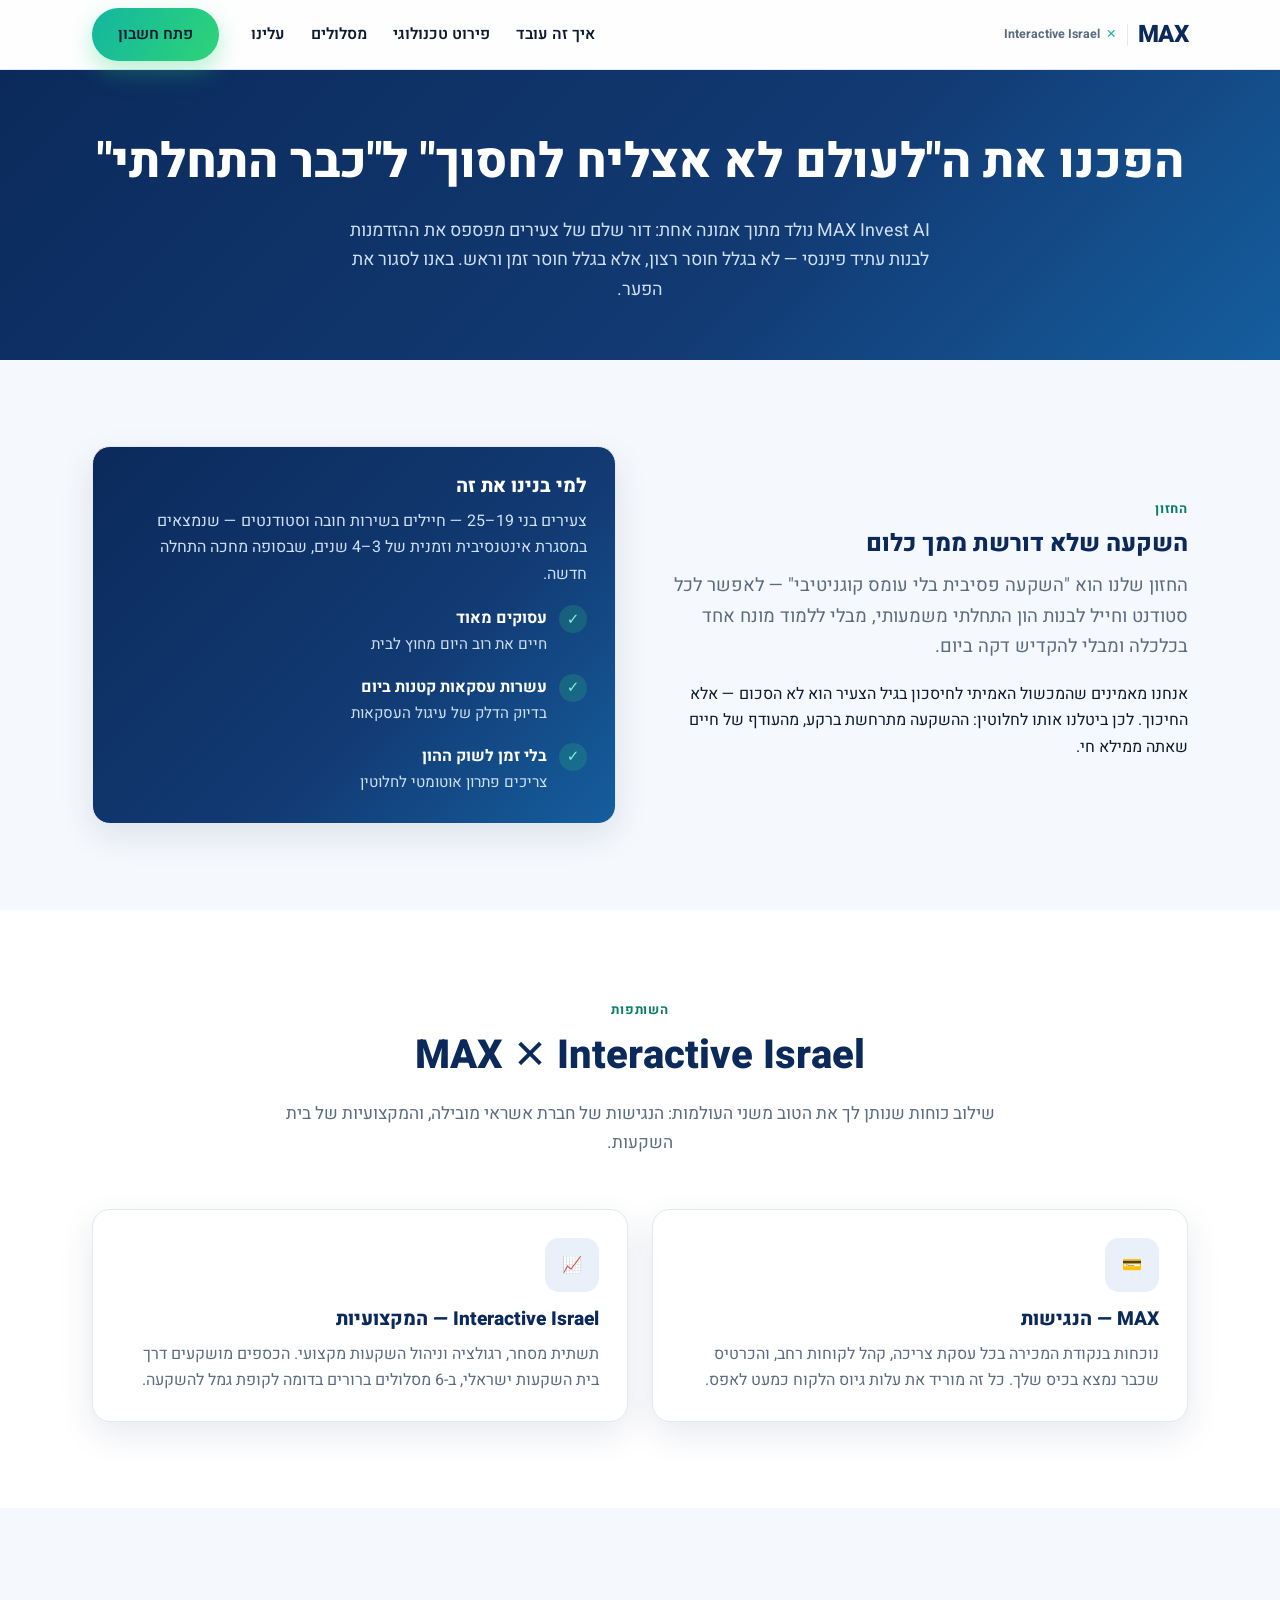
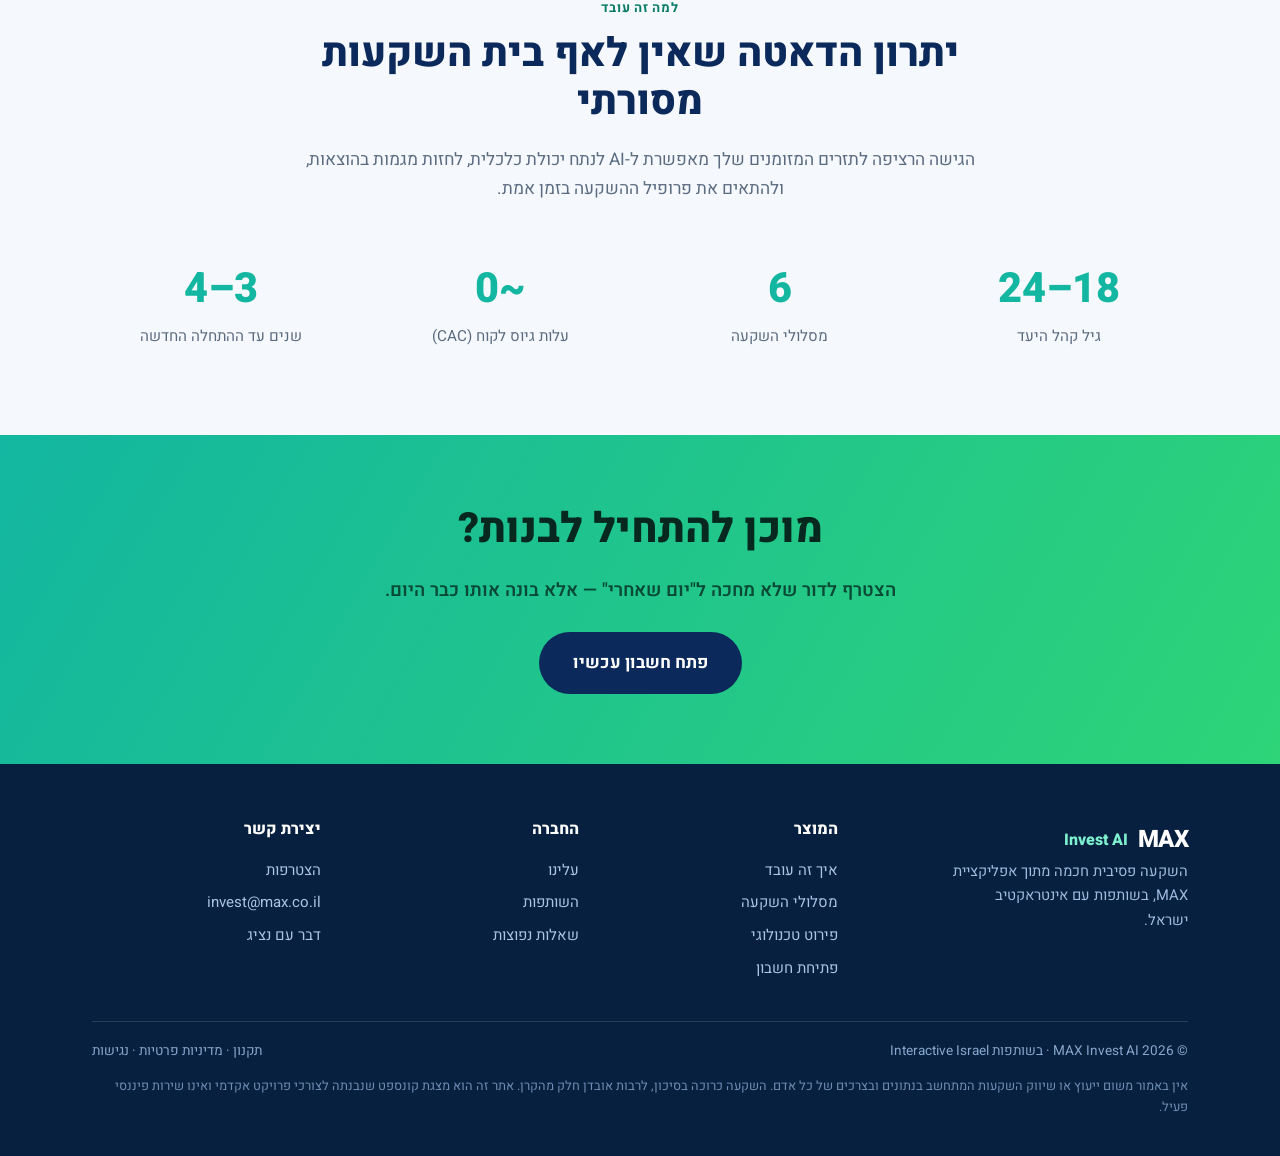
<file: about.html>
<!DOCTYPE html>
<html lang="he" dir="rtl">
<head>
  <meta charset="UTF-8" />
  <meta name="viewport" content="width=device-width, initial-scale=1.0" />
  <title>עלינו · MAX Invest AI</title>
  <meta name="description" content="הסיפור מאחורי MAX Invest AI — שותפות בין MAX לאינטראקטיב ישראל שהופכת כל קנייה להשקעה לעתיד." />
  <link rel="preconnect" href="https://fonts.googleapis.com" />
  <link rel="preconnect" href="https://fonts.gstatic.com" crossorigin />
  <link href="https://fonts.googleapis.com/css2?family=Heebo:wght@400;500;600;700;800;900&display=swap" rel="stylesheet" />
  <link rel="icon" type="image/svg+xml" href="favicon.svg" />
  <link rel="stylesheet" href="css/styles.css?v=3" />
</head>
<body>

  <header class="nav" id="nav">
    <div class="container nav__inner">
      <a href="index.html" class="brand">
        <span class="brand__max">MAX</span>
        <span class="brand__divider"></span>
        <span class="brand__sub"><span class="brand__x">✕</span> Interactive Israel</span>
      </a>
      <nav class="nav__links" id="navLinks">
        <a href="index.html#how">איך זה עובד</a>
        <a href="how-it-works.html">פירוט טכנולוגי</a>
        <a href="index.html#tracks">מסלולים</a>
        <a href="about.html">עלינו</a>
        <a href="signup.html" class="btn btn--primary nav__cta">פתח חשבון</a>
      </nav>
      <button class="nav__toggle" id="navToggle" aria-label="תפריט"><span></span><span></span><span></span></button>
    </div>
  </header>

  <section class="page-hero">
    <div class="container">
      <h1>הפכנו את ה"לעולם לא אצליח לחסוך" ל"כבר התחלתי"</h1>
      <p>MAX Invest AI נולד מתוך אמונה אחת: דור שלם של צעירים מפספס את ההזדמנות לבנות עתיד פיננסי — לא בגלל חוסר רצון, אלא בגלל חוסר זמן וראש. באנו לסגור את הפער.</p>
    </div>
  </section>

  <section class="section reveal">
    <div class="container">
      <div class="grid grid--2" style="align-items:center;gap:48px;">
        <div>
          <span class="eyebrow">החזון</span>
          <h2>השקעה שלא דורשת ממך כלום</h2>
          <p class="lead">החזון שלנו הוא "השקעה פסיבית בלי עומס קוגניטיבי" — לאפשר לכל סטודנט וחייל לבנות הון התחלתי משמעותי, מבלי ללמוד מונח אחד בכלכלה ומבלי להקדיש דקה ביום.</p>
          <p>אנחנו מאמינים שהמכשול האמיתי לחיסכון בגיל הצעיר הוא לא הסכום — אלא החיכוך. לכן ביטלנו אותו לחלוטין: ההשקעה מתרחשת ברקע, מהעודף של חיים שאתה ממילא חי.</p>
        </div>
        <div class="card" style="background:var(--grad-navy);color:#fff;">
          <h3 style="color:#fff;">למי בנינו את זה</h3>
          <p style="color:#cfe0f5;">צעירים בני 19–25 — חיילים בשירות חובה וסטודנטים — שנמצאים במסגרת אינטנסיבית וזמנית של 3–4 שנים, שבסופה מחכה התחלה חדשה.</p>
          <ul class="benefits-list" style="margin-top:18px;">
            <li><span class="check" style="background:rgba(46,212,119,.2);color:#7df0cf;">✓</span><div><strong style="color:#fff;">עסוקים מאוד</strong><span style="color:#cfe0f5;">חיים את רוב היום מחוץ לבית</span></div></li>
            <li><span class="check" style="background:rgba(46,212,119,.2);color:#7df0cf;">✓</span><div><strong style="color:#fff;">עשרות עסקאות קטנות ביום</strong><span style="color:#cfe0f5;">בדיוק הדלק של עיגול העסקאות</span></div></li>
            <li><span class="check" style="background:rgba(46,212,119,.2);color:#7df0cf;">✓</span><div><strong style="color:#fff;">בלי זמן לשוק ההון</strong><span style="color:#cfe0f5;">צריכים פתרון אוטומטי לחלוטין</span></div></li>
          </ul>
        </div>
      </div>
    </div>
  </section>

  <section class="section section--tint reveal" id="partnership">
    <div class="container">
      <div class="section-head">
        <span class="eyebrow">השותפות</span>
        <h2>MAX ✕ Interactive Israel</h2>
        <p>שילוב כוחות שנותן לך את הטוב משני העולמות: הנגישות של חברת אשראי מובילה, והמקצועיות של בית השקעות.</p>
      </div>
      <div class="grid grid--2">
        <div class="card">
          <div class="card__ico">💳</div>
          <h3>MAX — הנגישות</h3>
          <p>נוכחות בנקודת המכירה בכל עסקת צריכה, קהל לקוחות רחב, והכרטיס שכבר נמצא בכיס שלך. כל זה מוריד את עלות גיוס הלקוח כמעט לאפס.</p>
        </div>
        <div class="card">
          <div class="card__ico">📈</div>
          <h3>Interactive Israel — המקצועיות</h3>
          <p>תשתית מסחר, רגולציה וניהול השקעות מקצועי. הכספים מושקעים דרך בית השקעות ישראלי, ב-6 מסלולים ברורים בדומה לקופת גמל להשקעה.</p>
        </div>
      </div>
    </div>
  </section>

  <section class="section reveal">
    <div class="container">
      <div class="section-head">
        <span class="eyebrow">למה זה עובד</span>
        <h2>יתרון הדאטה שאין לאף בית השקעות מסורתי</h2>
        <p>הגישה הרציפה לתזרים המזומנים שלך מאפשרת ל-AI לנתח יכולת כלכלית, לחזות מגמות בהוצאות, ולהתאים את פרופיל ההשקעה בזמן אמת.</p>
      </div>
      <div class="stats">
        <div class="stat"><div class="stat__num"><span data-count="19">19</span>–<span data-count="25">25</span></div><div class="stat__label">גיל קהל היעד</div></div>
        <div class="stat"><div class="stat__num"><span data-count="6">6</span></div><div class="stat__label">מסלולי השקעה</div></div>
        <div class="stat"><div class="stat__num">~<span data-count="0">0</span></div><div class="stat__label">עלות גיוס לקוח (CAC)</div></div>
        <div class="stat"><div class="stat__num"><span data-count="3">3</span>–<span data-count="4">4</span></div><div class="stat__label">שנים עד ההתחלה החדשה</div></div>
      </div>
    </div>
  </section>

  <section class="cta-band reveal">
    <div class="container">
      <h2>מוכן להתחיל לבנות?</h2>
      <p>הצטרף לדור שלא מחכה ל"יום שאחרי" — אלא בונה אותו כבר היום.</p>
      <a href="signup.html" class="btn btn--navy btn--lg">פתח חשבון עכשיו</a>
    </div>
  </section>

  <footer class="footer">
    <div class="container">
      <div class="footer__grid">
        <div class="footer__brand">
          <div class="brand"><span class="brand__max">MAX</span> <span style="color:#7df0cf;font-weight:800;">Invest AI</span></div>
          <p>השקעה פסיבית חכמה מתוך אפליקציית MAX, בשותפות עם אינטראקטיב ישראל.</p>
        </div>
        <div><h4>המוצר</h4><a href="index.html#how">איך זה עובד</a><a href="index.html#tracks">מסלולי השקעה</a><a href="how-it-works.html">פירוט טכנולוגי</a><a href="signup.html">פתיחת חשבון</a></div>
        <div><h4>החברה</h4><a href="about.html">עלינו</a><a href="about.html#partnership">השותפות</a><a href="index.html#faq">שאלות נפוצות</a></div>
        <div><h4>יצירת קשר</h4><a href="signup.html">הצטרפות</a><a href="mailto:invest@max.co.il">invest@max.co.il</a><a href="signup.html">דבר עם נציג</a></div>
      </div>
      <div class="footer__bottom">
        <span>© 2026 MAX Invest AI · בשותפות Interactive Israel</span>
        <span>תקנון · מדיניות פרטיות · נגישות</span>
      </div>
      <p class="footer__disclaimer">אין באמור משום ייעוץ או שיווק השקעות המתחשב בנתונים ובצרכים של כל אדם. השקעה כרוכה בסיכון, לרבות אובדן חלק מהקרן. אתר זה הוא מצגת קונספט שנבנתה לצורכי פרויקט אקדמי ואינו שירות פיננסי פעיל.</p>
    </div>
  </footer>

  <script src="js/main.js?v=3"></script>
</body>
</html>
</file>
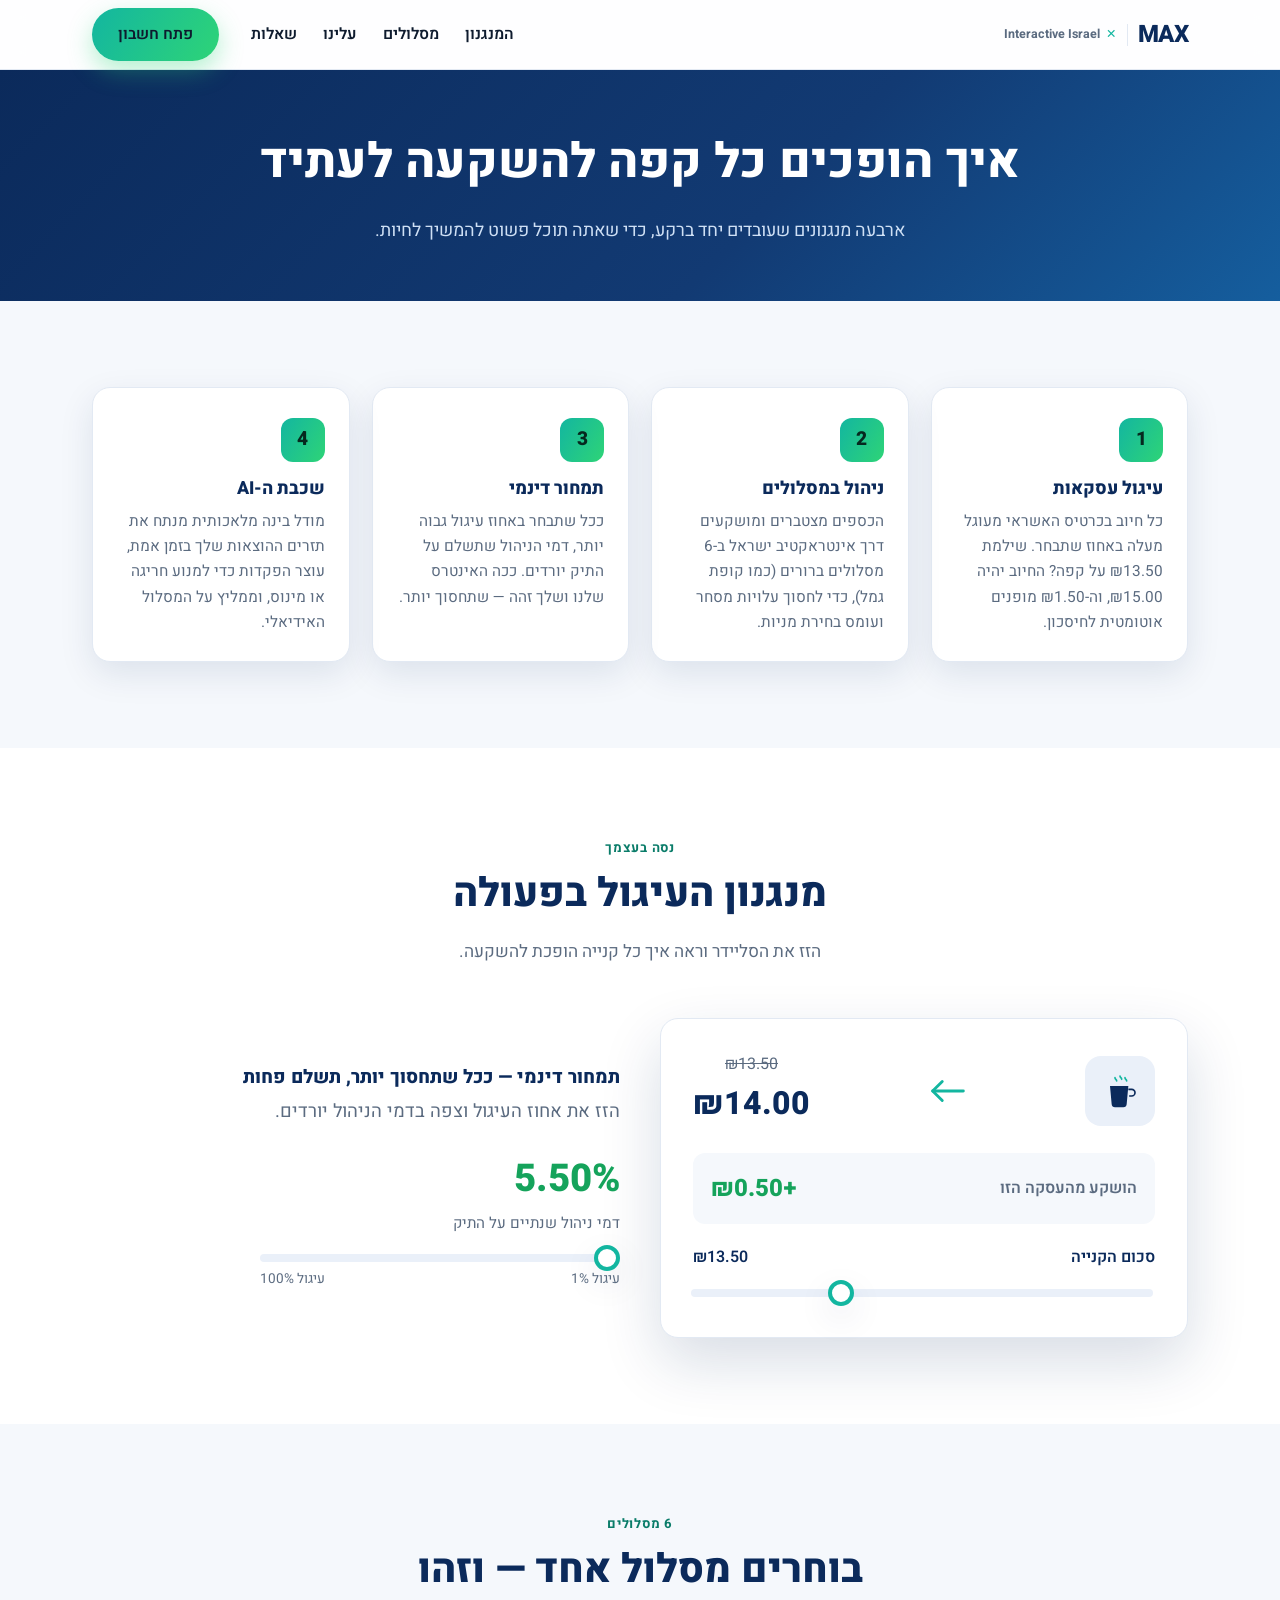
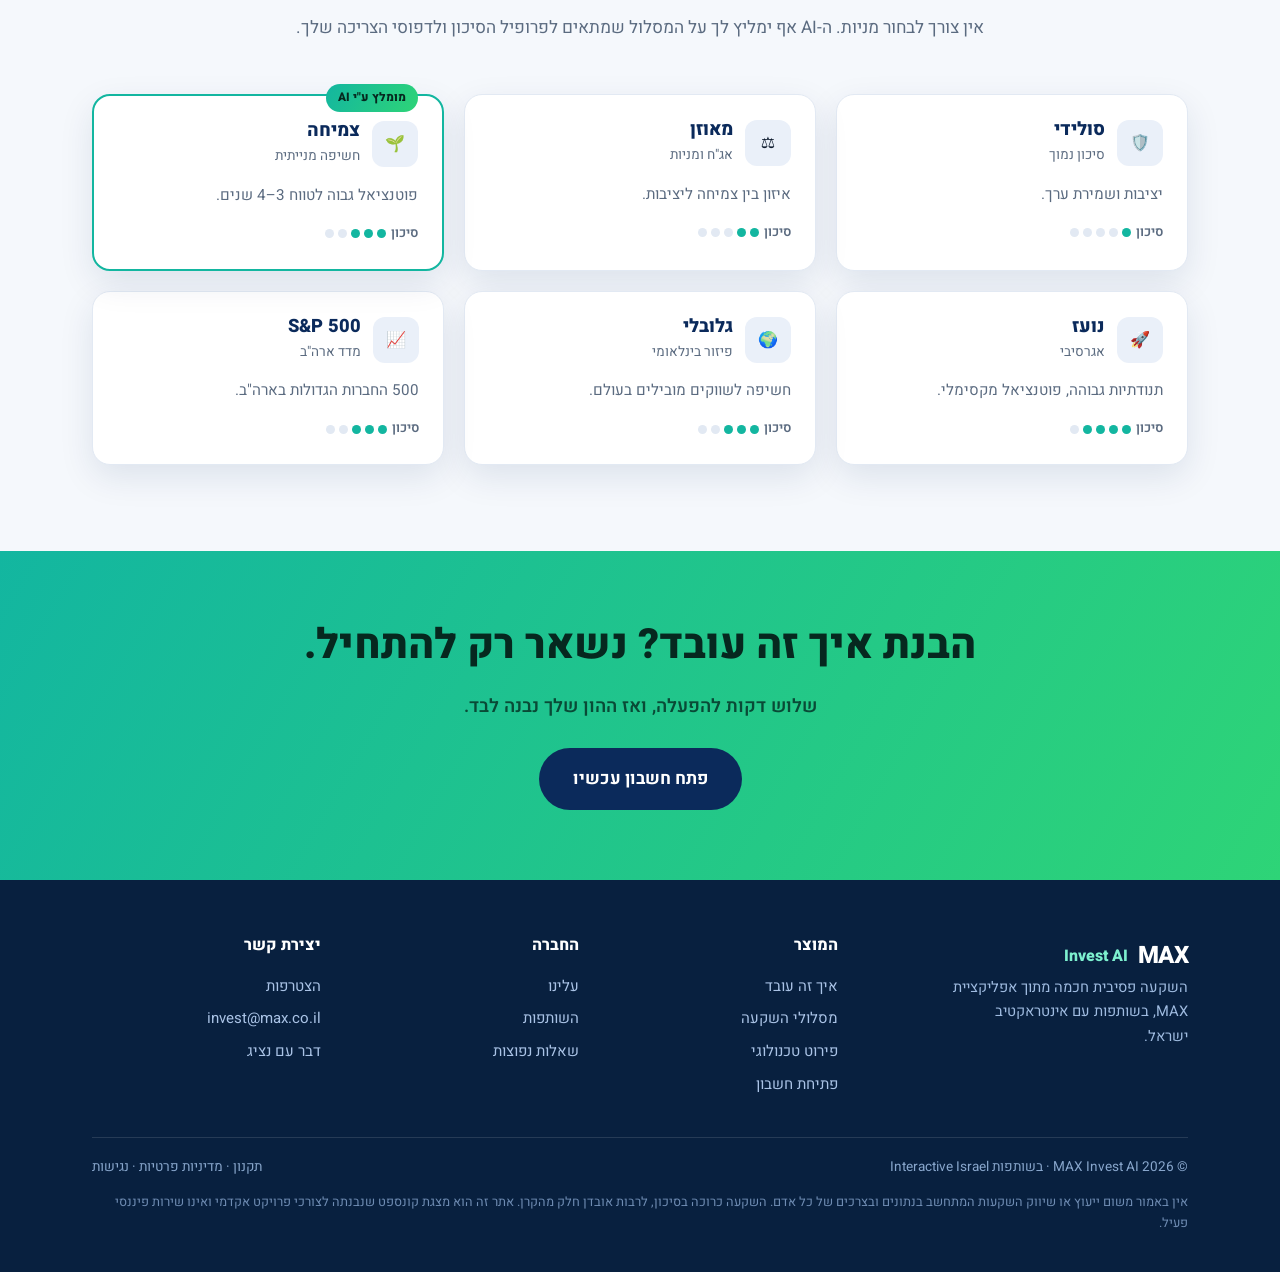
<file: how-it-works.html>
<!DOCTYPE html>
<html lang="he" dir="rtl">
<head>
  <meta charset="UTF-8" />
  <meta name="viewport" content="width=device-width, initial-scale=1.0" />
  <title>איך זה עובד · MAX Invest AI</title>
  <meta name="description" content="המנגנון המלא של MAX Invest AI: עיגול עסקאות, ניהול ב-6 מסלולים, תמחור דינמי ושכבת AI — מוסבר צעד אחר צעד." />
  <link rel="preconnect" href="https://fonts.googleapis.com" />
  <link rel="preconnect" href="https://fonts.gstatic.com" crossorigin />
  <link href="https://fonts.googleapis.com/css2?family=Heebo:wght@400;500;600;700;800;900&display=swap" rel="stylesheet" />
  <link rel="icon" type="image/svg+xml" href="favicon.svg" />
  <link rel="stylesheet" href="css/styles.css?v=3" />
</head>
<body>

  <header class="nav" id="nav">
    <div class="container nav__inner">
      <a href="index.html" class="brand">
        <span class="brand__max">MAX</span>
        <span class="brand__divider"></span>
        <span class="brand__sub"><span class="brand__x">✕</span> Interactive Israel</span>
      </a>
      <nav class="nav__links" id="navLinks">
        <a href="how-it-works.html#mechanics">המנגנון</a>
        <a href="how-it-works.html#tracks">מסלולים</a>
        <a href="about.html">עלינו</a>
        <a href="index.html#faq">שאלות</a>
        <a href="signup.html" class="btn btn--primary nav__cta">פתח חשבון</a>
      </nav>
      <button class="nav__toggle" id="navToggle" aria-label="תפריט"><span></span><span></span><span></span></button>
    </div>
  </header>

  <section class="page-hero">
    <div class="container">
      <h1>איך הופכים כל קפה להשקעה לעתיד</h1>
      <p>ארבעה מנגנונים שעובדים יחד ברקע, כדי שאתה תוכל פשוט להמשיך לחיות.</p>
    </div>
  </section>

  <!-- Mechanics infographic -->
  <section class="section reveal" id="mechanics">
    <div class="container">
      <div class="steps">
        <div class="step">
          <div class="step__num"></div>
          <h3>עיגול עסקאות</h3>
          <p>כל חיוב בכרטיס האשראי מעוגל מעלה באחוז שתבחר. שילמת ₪13.50 על קפה? החיוב יהיה ₪15.00, וה-₪1.50 מופנים אוטומטית לחיסכון.</p>
        </div>
        <div class="step">
          <div class="step__num"></div>
          <h3>ניהול במסלולים</h3>
          <p>הכספים מצטברים ומושקעים דרך אינטראקטיב ישראל ב-6 מסלולים ברורים (כמו קופת גמל), כדי לחסוך עלויות מסחר ועומס בחירת מניות.</p>
        </div>
        <div class="step">
          <div class="step__num"></div>
          <h3>תמחור דינמי</h3>
          <p>ככל שתבחר באחוז עיגול גבוה יותר, דמי הניהול שתשלם על התיק יורדים. ככה האינטרס שלנו ושלך זהה — שתחסוך יותר.</p>
        </div>
        <div class="step">
          <div class="step__num"></div>
          <h3>שכבת ה-AI</h3>
          <p>מודל בינה מלאכותית מנתח את תזרים ההוצאות שלך בזמן אמת, עוצר הפקדות כדי למנוע חריגה או מינוס, וממליץ על המסלול האידיאלי.</p>
        </div>
      </div>
    </div>
  </section>

  <!-- Interactive demos reused -->
  <section class="section section--tint reveal">
    <div class="container">
      <div class="section-head">
        <span class="eyebrow">נסה בעצמך</span>
        <h2>מנגנון העיגול בפעולה</h2>
        <p>הזז את הסליידר וראה איך כל קנייה הופכת להשקעה.</p>
      </div>
      <div class="roundup">
        <div class="roundup__demo">
          <div class="roundup__row">
            <div class="coin-cup"><svg viewBox="0 0 48 48" fill="none"><path d="M12 18h22l-2 22a4 4 0 0 1-4 3.6H18A4 4 0 0 1 14 40L12 18Z" fill="#0B2A5B"/><path d="M34 22h4a4 4 0 0 1 0 8h-3" stroke="#0B2A5B" stroke-width="2"/><path d="M18 8c0 2 2 2 2 4M24 6c0 2 2 2 2 4M30 8c0 2 2 2 2 4" stroke="#13B6A0" stroke-width="2" stroke-linecap="round"/></svg></div>
            <div class="roundup__arrow"><svg viewBox="0 0 48 48" fill="none" stroke="currentColor" stroke-width="3" stroke-linecap="round" stroke-linejoin="round"><path d="M40 24H8"/><path d="M18 14 8 24l10 10"/></svg></div>
            <div class="roundup__price"><div class="from">₪<span id="ruFrom">13.50</span></div><div class="to">₪<span id="ruTo">15.00</span></div></div>
          </div>
          <div class="roundup__invest"><span class="label">הושקע מהעסקה הזו</span><span class="amount">+₪<span id="ruDiff">1.50</span></span></div>
          <div class="roundup__slider-wrap"><label>סכום הקנייה <span>₪<span id="ruPriceLabel">13.50</span></span></label><input type="range" id="ruSlider" min="4" max="195" value="135" step="1" aria-label="סכום הקנייה" /></div>
        </div>
        <div class="roundup__side">
          <h3>תמחור דינמי — ככל שתחסוך יותר, תשלם פחות</h3>
          <p class="lead">הזז את אחוז העיגול וצפה בדמי הניהול יורדים.</p>
          <div class="feemeter" style="margin-top:20px;text-align:start;">
            <div class="gauge" style="margin:0;">
              <div class="gauge__value" id="feeValue" style="color:var(--gain);">5.50%</div>
              <div class="gauge__note" style="color:var(--muted);">דמי ניהול שנתיים על התיק</div>
            </div>
            <input type="range" id="feeSlider" min="1" max="100" value="1" step="1" style="background:var(--navy-50);margin:18px 0 6px;" aria-label="אחוז עיגול" />
            <div class="scale" style="color:var(--muted);margin:0;"><span>עיגול 1%</span><span>עיגול 100%</span></div>
          </div>
        </div>
      </div>
    </div>
  </section>

  <!-- Tracks -->
  <section class="section reveal" id="tracks">
    <div class="container">
      <div class="section-head">
        <span class="eyebrow">6 מסלולים</span>
        <h2>בוחרים מסלול אחד — וזהו</h2>
        <p>אין צורך לבחור מניות. ה-AI אף ימליץ לך על המסלול שמתאים לפרופיל הסיכון ולדפוסי הצריכה שלך.</p>
      </div>
      <div class="tracks">
        <div class="track"><div class="track__head"><span class="track__ico">🛡️</span><div><h3>סולידי</h3><span class="track__sub">סיכון נמוך</span></div></div><p>יציבות ושמירת ערך.</p><div class="risk"><span class="risk__label">סיכון</span><span class="risk__dots"><i class="risk__dot on"></i><i class="risk__dot"></i><i class="risk__dot"></i><i class="risk__dot"></i><i class="risk__dot"></i></span></div></div>
        <div class="track"><div class="track__head"><span class="track__ico">⚖️</span><div><h3>מאוזן</h3><span class="track__sub">אג"ח ומניות</span></div></div><p>איזון בין צמיחה ליציבות.</p><div class="risk"><span class="risk__label">סיכון</span><span class="risk__dots"><i class="risk__dot on"></i><i class="risk__dot on"></i><i class="risk__dot"></i><i class="risk__dot"></i><i class="risk__dot"></i></span></div></div>
        <div class="track is-featured"><span class="track__tag">מומלץ ע"י AI</span><div class="track__head"><span class="track__ico">🌱</span><div><h3>צמיחה</h3><span class="track__sub">חשיפה מנייתית</span></div></div><p>פוטנציאל גבוה לטווח 3–4 שנים.</p><div class="risk"><span class="risk__label">סיכון</span><span class="risk__dots"><i class="risk__dot on"></i><i class="risk__dot on"></i><i class="risk__dot on"></i><i class="risk__dot"></i><i class="risk__dot"></i></span></div></div>
        <div class="track"><div class="track__head"><span class="track__ico">🚀</span><div><h3>נועז</h3><span class="track__sub">אגרסיבי</span></div></div><p>תנודתיות גבוהה, פוטנציאל מקסימלי.</p><div class="risk"><span class="risk__label">סיכון</span><span class="risk__dots"><i class="risk__dot on"></i><i class="risk__dot on"></i><i class="risk__dot on"></i><i class="risk__dot on"></i><i class="risk__dot"></i></span></div></div>
        <div class="track"><div class="track__head"><span class="track__ico">🌍</span><div><h3>גלובלי</h3><span class="track__sub">פיזור בינלאומי</span></div></div><p>חשיפה לשווקים מובילים בעולם.</p><div class="risk"><span class="risk__label">סיכון</span><span class="risk__dots"><i class="risk__dot on"></i><i class="risk__dot on"></i><i class="risk__dot on"></i><i class="risk__dot"></i><i class="risk__dot"></i></span></div></div>
        <div class="track"><div class="track__head"><span class="track__ico">📈</span><div><h3>S&amp;P 500</h3><span class="track__sub">מדד ארה"ב</span></div></div><p>500 החברות הגדולות בארה"ב.</p><div class="risk"><span class="risk__label">סיכון</span><span class="risk__dots"><i class="risk__dot on"></i><i class="risk__dot on"></i><i class="risk__dot on"></i><i class="risk__dot"></i><i class="risk__dot"></i></span></div></div>
      </div>
    </div>
  </section>

  <section class="cta-band reveal">
    <div class="container">
      <h2>הבנת איך זה עובד? נשאר רק להתחיל.</h2>
      <p>שלוש דקות להפעלה, ואז ההון שלך נבנה לבד.</p>
      <a href="signup.html" class="btn btn--navy btn--lg">פתח חשבון עכשיו</a>
    </div>
  </section>

  <footer class="footer">
    <div class="container">
      <div class="footer__grid">
        <div class="footer__brand">
          <div class="brand"><span class="brand__max">MAX</span> <span style="color:#7df0cf;font-weight:800;">Invest AI</span></div>
          <p>השקעה פסיבית חכמה מתוך אפליקציית MAX, בשותפות עם אינטראקטיב ישראל.</p>
        </div>
        <div><h4>המוצר</h4><a href="index.html#how">איך זה עובד</a><a href="how-it-works.html#tracks">מסלולי השקעה</a><a href="how-it-works.html">פירוט טכנולוגי</a><a href="signup.html">פתיחת חשבון</a></div>
        <div><h4>החברה</h4><a href="about.html">עלינו</a><a href="about.html#partnership">השותפות</a><a href="index.html#faq">שאלות נפוצות</a></div>
        <div><h4>יצירת קשר</h4><a href="signup.html">הצטרפות</a><a href="mailto:invest@max.co.il">invest@max.co.il</a><a href="signup.html">דבר עם נציג</a></div>
      </div>
      <div class="footer__bottom">
        <span>© 2026 MAX Invest AI · בשותפות Interactive Israel</span>
        <span>תקנון · מדיניות פרטיות · נגישות</span>
      </div>
      <p class="footer__disclaimer">אין באמור משום ייעוץ או שיווק השקעות המתחשב בנתונים ובצרכים של כל אדם. השקעה כרוכה בסיכון, לרבות אובדן חלק מהקרן. אתר זה הוא מצגת קונספט שנבנתה לצורכי פרויקט אקדמי ואינו שירות פיננסי פעיל.</p>
    </div>
  </footer>

  <script src="js/main.js?v=3"></script>
</body>
</html>
</file>
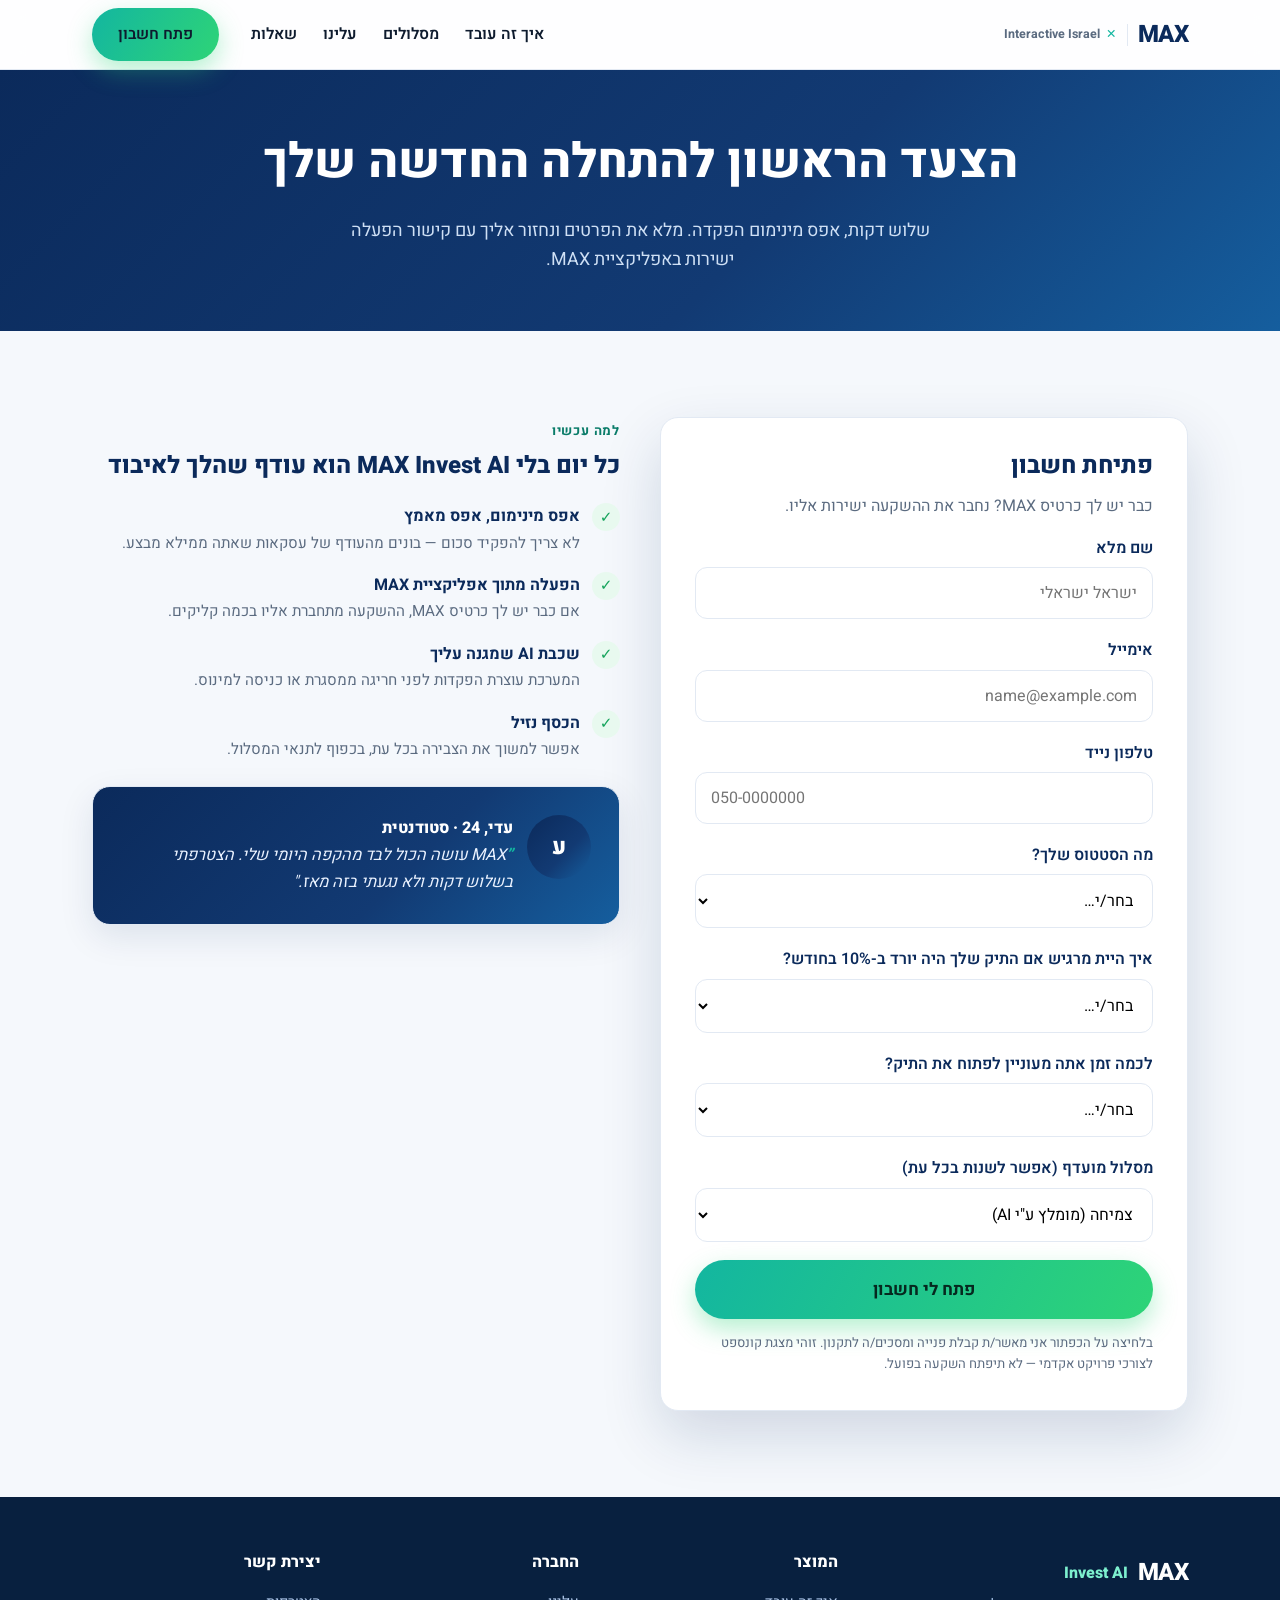
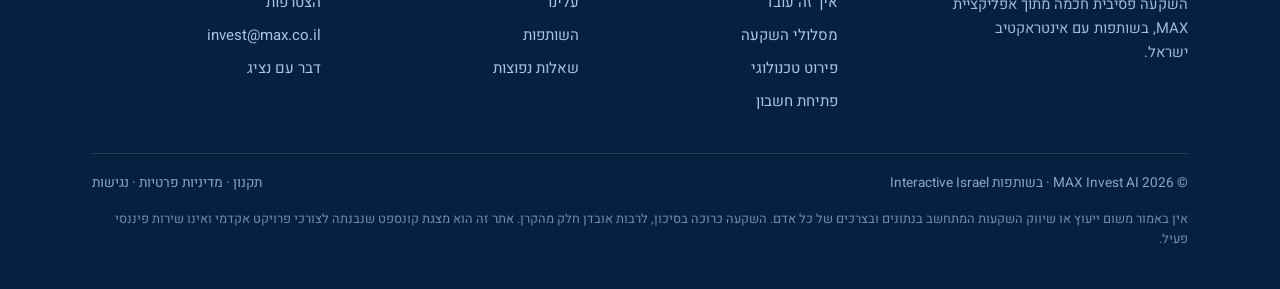
<file: signup.html>
<!DOCTYPE html>
<html lang="he" dir="rtl">
<head>
  <meta charset="UTF-8" />
  <meta name="viewport" content="width=device-width, initial-scale=1.0" />
  <title>פתיחת חשבון · MAX Invest AI</title>
  <meta name="description" content="הצטרף ל-MAX Invest AI בכמה צעדים פשוטים והתחל לבנות את ההון ההתחלתי שלך מהקנייה הבאה." />
  <link rel="preconnect" href="https://fonts.googleapis.com" />
  <link rel="preconnect" href="https://fonts.gstatic.com" crossorigin />
  <link href="https://fonts.googleapis.com/css2?family=Heebo:wght@400;500;600;700;800;900&display=swap" rel="stylesheet" />
  <link rel="icon" type="image/svg+xml" href="favicon.svg" />
  <link rel="stylesheet" href="css/styles.css?v=3" />
</head>
<body>

  <header class="nav" id="nav">
    <div class="container nav__inner">
      <a href="index.html" class="brand">
        <span class="brand__max">MAX</span>
        <span class="brand__divider"></span>
        <span class="brand__sub"><span class="brand__x">✕</span> Interactive Israel</span>
      </a>
      <nav class="nav__links" id="navLinks">
        <a href="index.html#how">איך זה עובד</a>
        <a href="index.html#tracks">מסלולים</a>
        <a href="about.html">עלינו</a>
        <a href="index.html#faq">שאלות</a>
        <a href="signup.html" class="btn btn--primary nav__cta">פתח חשבון</a>
      </nav>
      <button class="nav__toggle" id="navToggle" aria-label="תפריט"><span></span><span></span><span></span></button>
    </div>
  </header>

  <section class="page-hero">
    <div class="container">
      <h1>הצעד הראשון להתחלה החדשה שלך</h1>
      <p>שלוש דקות, אפס מינימום הפקדה. מלא את הפרטים ונחזור אליך עם קישור הפעלה ישירות באפליקציית MAX.</p>
    </div>
  </section>

  <section class="section reveal">
    <div class="container">
      <div class="signup-grid">
        <!-- Form -->
        <div class="form-card">
          <h2 style="margin-top:0;">פתיחת חשבון</h2>
          <p style="color:var(--muted);">כבר יש לך כרטיס MAX? נחבר את ההשקעה ישירות אליו.</p>
          <form id="signupForm" novalidate>
            <div class="form-field" data-required>
              <label for="fullname">שם מלא</label>
              <input type="text" id="fullname" name="fullname" placeholder="ישראל ישראלי" />
              <span class="form-error">נא להזין שם מלא</span>
            </div>
            <div class="form-field" data-required>
              <label for="email">אימייל</label>
              <input type="email" id="email" name="email" placeholder="name@example.com" />
              <span class="form-error">נא להזין כתובת אימייל תקינה</span>
            </div>
            <div class="form-field" data-required>
              <label for="phone">טלפון נייד</label>
              <input type="tel" id="phone" name="phone" placeholder="050-0000000" />
              <span class="form-error">נא להזין מספר נייד תקין</span>
            </div>
            <div class="form-field" data-required>
              <label for="status">מה הסטטוס שלך?</label>
              <select id="status" name="status">
                <option value="">בחר/י…</option>
                <option>חייל/ת בשירות חובה</option>
                <option>סטודנט/ית</option>
                <option>אחרי צבא / לפני לימודים</option>
                <option>אחר</option>
              </select>
              <span class="form-error">נא לבחור סטטוס</span>
            </div>
            <div class="form-field" data-required>
              <label for="risk">איך היית מרגיש אם התיק שלך היה יורד ב-10% בחודש?</label>
              <select id="risk" name="risk">
                <option value="">בחר/י…</option>
                <option>אמכור מיד — קשה לי לראות הפסד</option>
                <option>אדאג, אבל כנראה אשאר במסלול</option>
                <option>רגוע/ה — אני משקיע/ה לטווח ארוך</option>
                <option>אנצל את ההזדמנות ואוסיף עוד</option>
              </select>
              <span class="form-error">נא לבחור תשובה</span>
            </div>
            <div class="form-field" data-required>
              <label for="horizon">לכמה זמן אתה מעוניין לפתוח את התיק?</label>
              <select id="horizon" name="horizon">
                <option value="">בחר/י…</option>
                <option>עד שנה</option>
                <option>1-3 שנים</option>
                <option>3-5 שנים</option>
                <option>5-10 שנים</option>
                <option>מעל 10 שנים</option>
              </select>
              <span class="form-error">נא לבחור תקופה</span>
            </div>
            <div class="form-field" data-required>
              <label for="track">מסלול מועדף (אפשר לשנות בכל עת)</label>
              <select id="track" name="track">
                <option value="">בחר/י מסלול…</option>
                <option>סולידי</option>
                <option>מאוזן</option>
                <option selected>צמיחה (מומלץ ע"י AI)</option>
                <option>נועז</option>
                <option>גלובלי</option>
                <option>S&amp;P 500</option>
              </select>
              <span class="form-error">נא לבחור מסלול</span>
            </div>
            <button type="submit" class="btn btn--primary btn--lg btn--block">פתח לי חשבון</button>
            <div class="form-success" id="formSuccess">🎉 תודה! קיבלנו את הפרטים. נשלח אליך קישור הפעלה לאפליקציית MAX בדקות הקרובות.</div>
            <p style="font-size:.82rem;color:var(--muted);margin:14px 0 0;">בלחיצה על הכפתור אני מאשר/ת קבלת פנייה ומסכים/ה לתקנון. זוהי מצגת קונספט לצורכי פרויקט אקדמי — לא תיפתח השקעה בפועל.</p>
          </form>
        </div>

        <!-- Benefits / reassurance -->
        <div>
          <span class="eyebrow">למה עכשיו</span>
          <h2>כל יום בלי MAX Invest AI הוא עודף שהלך לאיבוד</h2>
          <ul class="benefits-list" style="margin-top:22px;">
            <li><span class="check">✓</span><div><strong>אפס מינימום, אפס מאמץ</strong><span>לא צריך להפקיד סכום — בונים מהעודף של עסקאות שאתה ממילא מבצע.</span></div></li>
            <li><span class="check">✓</span><div><strong>הפעלה מתוך אפליקציית MAX</strong><span>אם כבר יש לך כרטיס MAX, ההשקעה מתחברת אליו בכמה קליקים.</span></div></li>
            <li><span class="check">✓</span><div><strong>שכבת AI שמגנה עליך</strong><span>המערכת עוצרת הפקדות לפני חריגה ממסגרת או כניסה למינוס.</span></div></li>
            <li><span class="check">✓</span><div><strong>הכסף נזיל</strong><span>אפשר למשוך את הצבירה בכל עת, בכפוף לתנאי המסלול.</span></div></li>
          </ul>

          <div class="card" style="margin-top:24px;background:var(--grad-navy);color:#fff;">
            <div class="persona" style="gap:14px;">
              <div class="persona__avatar">ע</div>
              <div>
                <div class="persona__name" style="color:#fff;">עדי, 24 · סטודנטית</div>
                <p class="persona__quote" style="color:#eaf2ff;">MAX עושה הכול לבד מהקפה היומי שלי. הצטרפתי בשלוש דקות ולא נגעתי בזה מאז."</p>
              </div>
            </div>
          </div>
        </div>
      </div>
    </div>
  </section>

  <footer class="footer">
    <div class="container">
      <div class="footer__grid">
        <div class="footer__brand">
          <div class="brand"><span class="brand__max">MAX</span> <span style="color:#7df0cf;font-weight:800;">Invest AI</span></div>
          <p>השקעה פסיבית חכמה מתוך אפליקציית MAX, בשותפות עם אינטראקטיב ישראל.</p>
        </div>
        <div><h4>המוצר</h4><a href="index.html#how">איך זה עובד</a><a href="index.html#tracks">מסלולי השקעה</a><a href="how-it-works.html">פירוט טכנולוגי</a><a href="signup.html">פתיחת חשבון</a></div>
        <div><h4>החברה</h4><a href="about.html">עלינו</a><a href="about.html#partnership">השותפות</a><a href="index.html#faq">שאלות נפוצות</a></div>
        <div><h4>יצירת קשר</h4><a href="signup.html">הצטרפות</a><a href="mailto:invest@max.co.il">invest@max.co.il</a><a href="signup.html">דבר עם נציג</a></div>
      </div>
      <div class="footer__bottom">
        <span>© 2026 MAX Invest AI · בשותפות Interactive Israel</span>
        <span>תקנון · מדיניות פרטיות · נגישות</span>
      </div>
      <p class="footer__disclaimer">אין באמור משום ייעוץ או שיווק השקעות המתחשב בנתונים ובצרכים של כל אדם. השקעה כרוכה בסיכון, לרבות אובדן חלק מהקרן. אתר זה הוא מצגת קונספט שנבנתה לצורכי פרויקט אקדמי ואינו שירות פיננסי פעיל.</p>
    </div>
  </footer>

  <script src="js/main.js?v=3"></script>
</body>
</html>
</file>
<file: css/styles.css>
/* ==========================================================================
   MAX Invest AI — Brand System & Mini-Site Styles
   RTL Hebrew · navy + teal/green · mobile-first
   ========================================================================== */

:root {
  /* Brand palette */
  --navy: #0B2A5B;
  --navy-700: #123a73;
  --navy-50: #eaf0f9;
  --teal: #13B6A0;
  --green: #2ED477;
  --grad: linear-gradient(120deg, #13B6A0 0%, #2ED477 100%);
  --grad-navy: linear-gradient(135deg, #0B2A5B 0%, #123a73 60%, #155e9e 100%);

  /* Neutrals */
  --bg: #F5F8FC;
  --surface: #ffffff;
  --ink: #0e1b2e;
  --muted: #5b6b80;
  --line: #e2e9f3;

  /* Status */
  --gain: #15a35b;
  --warn: #e8543f;

  /* Geometry */
  --radius: 18px;
  --radius-sm: 12px;
  --shadow: 0 12px 34px rgba(11, 42, 91, 0.10);
  --shadow-lg: 0 24px 60px rgba(11, 42, 91, 0.16);
  --maxw: 1140px;
  --nav-h: 70px;
}

/* ---------- Reset ---------- */
*, *::before, *::after { box-sizing: border-box; }
html { scroll-behavior: smooth; scroll-padding-top: calc(var(--nav-h) + 12px); }
body {
  margin: 0;
  font-family: "Heebo", "Assistant", "Segoe UI", system-ui, sans-serif;
  background: var(--bg);
  color: var(--ink);
  line-height: 1.65;
  -webkit-font-smoothing: antialiased;
  text-rendering: optimizeLegibility;
}
img, svg { max-width: 100%; display: block; }
a { color: inherit; text-decoration: none; }
h1, h2, h3, h4 { line-height: 1.2; margin: 0 0 .5em; color: var(--navy); font-weight: 800; }
p { margin: 0 0 1em; }
ul { margin: 0; padding: 0; list-style: none; }

/* ---------- Layout helpers ---------- */
.container { width: 100%; max-width: var(--maxw); margin-inline: auto; padding-inline: 22px; }
.section { padding: 86px 0; }
.section--tint { background: var(--surface); }
.section--navy { background: var(--grad-navy); color: #fff; }
.section--navy h2, .section--navy h3 { color: #fff; }
.eyebrow {
  display: inline-block; font-weight: 700; font-size: .82rem; letter-spacing: .06em;
  color: #0a7c69; text-transform: uppercase; margin-bottom: 10px;
}
.section--navy .eyebrow { color: #7df0cf; }
.section-head { max-width: 720px; margin: 0 auto 52px; text-align: center; }
.section-head h2 { font-size: clamp(1.7rem, 3.6vw, 2.5rem); }
.section-head p { color: var(--muted); font-size: 1.08rem; }
.section--navy .section-head p { color: #cfe0f5; }
.lead { font-size: 1.15rem; color: var(--muted); }

/* ---------- Buttons ---------- */
.btn {
  display: inline-flex; align-items: center; gap: 9px; cursor: pointer;
  font-family: inherit; font-weight: 700; font-size: 1rem; border: 0;
  padding: 14px 26px; border-radius: 999px; transition: transform .15s ease, box-shadow .15s ease, background .2s;
  white-space: nowrap;
}
.btn:active { transform: translateY(1px); }
.btn--primary { background: var(--grad); color: #06281f; box-shadow: 0 10px 24px rgba(46, 212, 119, .35); }
.btn--primary:hover { box-shadow: 0 14px 30px rgba(46, 212, 119, .5); transform: translateY(-2px); }
.btn--navy { background: var(--navy); color: #fff; }
.btn--navy:hover { background: var(--navy-700); transform: translateY(-2px); }
.btn--ghost { background: transparent; color: var(--navy); border: 2px solid var(--line); }
.btn--ghost:hover { border-color: var(--teal); color: var(--teal); }
.btn--light { background: #fff; color: var(--navy); }
.btn--light:hover { transform: translateY(-2px); box-shadow: var(--shadow); }
.btn--lg { padding: 17px 34px; font-size: 1.08rem; }
.btn--block { width: 100%; justify-content: center; }

/* ---------- Navigation ---------- */
.nav {
  position: sticky; top: 0; z-index: 100; height: var(--nav-h);
  background: rgba(255, 255, 255, .85); backdrop-filter: blur(12px);
  border-bottom: 1px solid var(--line); transition: box-shadow .2s;
}
.nav.is-scrolled { box-shadow: 0 6px 20px rgba(11, 42, 91, .08); }
.nav__inner { display: flex; align-items: center; gap: 18px; height: 100%; }
.brand { display: flex; align-items: center; gap: 10px; font-weight: 800; }
.brand__max { color: var(--navy); font-size: 1.5rem; letter-spacing: -.5px; }
.brand__divider { width: 1px; height: 22px; background: var(--line); }
.brand__sub { display: flex; align-items: center; gap: 6px; font-size: .78rem; color: var(--muted); font-weight: 700; }
.brand__x { color: var(--teal); font-weight: 900; }
.nav__links { display: flex; gap: 26px; margin-inline-start: auto; align-items: center; }
.nav__links a { font-weight: 600; color: var(--ink); font-size: .98rem; transition: color .15s; }
.nav__links a:hover { color: var(--teal); }
.nav__cta { margin-inline-start: 6px; }
.nav__toggle { display: none; background: none; border: 0; cursor: pointer; padding: 8px; }
.nav__toggle span { display: block; width: 24px; height: 2.5px; background: var(--navy); border-radius: 2px; margin: 5px 0; transition: .25s; }
.nav.is-open .nav__toggle span:nth-child(1) { transform: translateY(7.5px) rotate(45deg); }
.nav.is-open .nav__toggle span:nth-child(2) { opacity: 0; }
.nav.is-open .nav__toggle span:nth-child(3) { transform: translateY(-7.5px) rotate(-45deg); }

/* ---------- Hero ---------- */
.hero { background: var(--grad-navy); color: #fff; padding: 76px 0 90px; overflow: hidden; position: relative; }
.hero::after {
  content: ""; position: absolute; inset-block: -40% 0; inset-inline-start: -10%;
  width: 60%; background: radial-gradient(circle, rgba(46,212,119,.22), transparent 60%); pointer-events: none;
}
.hero__grid { display: grid; grid-template-columns: 1.05fr .95fr; gap: 48px; align-items: center; position: relative; z-index: 1; }
.hero__badge {
  display: inline-flex; align-items: center; gap: 8px; background: rgba(255,255,255,.12);
  border: 1px solid rgba(255,255,255,.22); padding: 7px 15px; border-radius: 999px;
  font-size: .85rem; font-weight: 600; margin-bottom: 20px;
}
.hero__badge .dot { width: 8px; height: 8px; border-radius: 50%; background: var(--green); box-shadow: 0 0 0 4px rgba(46,212,119,.25); }
.hero h1 { color: #fff; font-size: clamp(2.2rem, 5.2vw, 3.7rem); margin-bottom: 18px; }
.hero h1 .accent { background: var(--grad); -webkit-background-clip: text; background-clip: text; color: transparent; }
.hero__sub { font-size: 1.2rem; color: #d3e2f6; max-width: 30ch; margin-bottom: 30px; }
.hero__cta { display: flex; gap: 14px; flex-wrap: wrap; }
.hero__trust { display: flex; gap: 22px; margin-top: 30px; flex-wrap: wrap; }
.hero__trust span { font-size: .9rem; color: #bdd1ec; display: flex; align-items: center; gap: 7px; }
.hero__trust svg { width: 18px; height: 18px; flex: none; }

/* Hero visual card */
.hero__visual { position: relative; }
.glass-card {
  background: rgba(255,255,255,.97); border-radius: 24px; padding: 26px; color: var(--ink);
  box-shadow: var(--shadow-lg); position: relative;
}
.glass-card__label { font-size: .9rem; color: var(--muted); font-weight: 600; }
.glass-card__balance { font-size: 2.6rem; font-weight: 800; color: var(--navy); margin: 2px 0 8px; }
.glass-card__balance small { font-size: 1.3rem; }
.chart { width: 100%; height: 130px; }
.hero__chip {
  position: absolute; background: #fff; border-radius: 14px; padding: 10px 14px; box-shadow: var(--shadow);
  display: flex; align-items: center; gap: 10px; font-weight: 700; font-size: .92rem;
}
.hero__chip .plus { color: var(--gain); }
.hero__chip--1 { top: -18px; inset-inline-start: -14px; }
.hero__chip--2 { bottom: -16px; inset-inline-end: -10px; }
.hero__chip .ico { width: 30px; height: 30px; border-radius: 8px; background: var(--navy-50); display: grid; place-items: center; }

/* ---------- Generic card grid ---------- */
.grid { display: grid; gap: 24px; }
.grid--2 { grid-template-columns: repeat(2, 1fr); }
.grid--3 { grid-template-columns: repeat(3, 1fr); }
.grid--4 { grid-template-columns: repeat(4, 1fr); }
.card {
  background: var(--surface); border: 1px solid var(--line); border-radius: var(--radius);
  padding: 28px; box-shadow: var(--shadow); transition: transform .18s, box-shadow .18s;
}
.card:hover { transform: translateY(-4px); box-shadow: var(--shadow-lg); }
.card h3 { font-size: 1.2rem; }
.card p { color: var(--muted); margin: 0; }
.card__ico {
  width: 54px; height: 54px; border-radius: 14px; display: grid; place-items: center;
  background: var(--navy-50); margin-bottom: 16px;
}
.card__ico svg { width: 28px; height: 28px; }

/* ---------- Pain section ---------- */
.pain { background: var(--surface); }
.pain__list { display: grid; gap: 16px; }
.pain__item {
  display: flex; gap: 14px; align-items: flex-start; background: var(--bg);
  border: 1px solid var(--line); border-radius: var(--radius-sm); padding: 18px 20px;
}
.pain__item .x {
  flex: none; width: 28px; height: 28px; border-radius: 50%; background: #fde7e3; color: var(--warn);
  display: grid; place-items: center; font-weight: 800;
}
.pain__item strong { display: block; color: var(--navy); }
.pain__item span { color: var(--muted); font-size: .96rem; }

/* ---------- Steps (how it works) ---------- */
.steps { counter-reset: step; display: grid; gap: 22px; grid-template-columns: repeat(4, 1fr); }
.step { position: relative; background: var(--surface); border: 1px solid var(--line); border-radius: var(--radius); padding: 30px 24px 26px; box-shadow: var(--shadow); }
.step__num {
  counter-increment: step; width: 44px; height: 44px; border-radius: 12px; background: var(--grad);
  color: #06281f; font-weight: 800; display: grid; place-items: center; font-size: 1.2rem; margin-bottom: 16px;
}
.step__num::before { content: counter(step); }
.step h3 { font-size: 1.12rem; }
.step p { color: var(--muted); margin: 0; font-size: .96rem; }

/* ---------- Tracks ---------- */
.tracks { display: grid; gap: 20px; grid-template-columns: repeat(3, 1fr); }
.track {
  background: var(--surface); border: 1px solid var(--line); border-radius: var(--radius); padding: 24px;
  box-shadow: var(--shadow); transition: transform .18s, border-color .18s; cursor: default;
}
.track:hover { transform: translateY(-4px); border-color: var(--teal); }
.track.is-featured { border: 2px solid var(--teal); position: relative; }
.track__tag {
  position: absolute; top: -12px; inset-inline-start: 24px; background: var(--grad); color: #06281f;
  font-size: .74rem; font-weight: 800; padding: 4px 12px; border-radius: 999px;
}
.track__head { display: flex; align-items: center; gap: 12px; margin-bottom: 14px; }
.track__ico { width: 46px; height: 46px; border-radius: 12px; background: var(--navy-50); display: grid; place-items: center; }
.track__ico svg { width: 26px; height: 26px; }
.track h3 { margin: 0; font-size: 1.15rem; }
.track__sub { font-size: .85rem; color: var(--muted); }
.track p { color: var(--muted); font-size: .95rem; }
.risk { display: flex; gap: 5px; margin-top: 14px; align-items: center; }
.risk__dots { display: flex; gap: 4px; }
.risk__dot { width: 9px; height: 9px; border-radius: 50%; background: var(--line); }
.risk__dot.on { background: var(--teal); }
.risk__label { font-size: .82rem; color: var(--muted); font-weight: 600; }

/* ---------- Milestone ---------- */
.milestone__card {
  background: var(--surface); border-radius: var(--radius); box-shadow: var(--shadow-lg); padding: 36px;
  max-width: 760px; margin: 0 auto; border: 1px solid var(--line);
}
.milestone__top { display: flex; justify-content: space-between; align-items: baseline; flex-wrap: wrap; gap: 8px; }
.milestone__goal { font-size: 1.05rem; color: var(--muted); font-weight: 600; }
.milestone__target { font-size: 1.6rem; font-weight: 800; color: var(--navy); }
.progress { height: 16px; border-radius: 999px; background: var(--navy-50); overflow: hidden; margin: 16px 0 10px; }
.progress__bar { height: 100%; width: 0; background: var(--grad); border-radius: 999px; transition: width 1.4s cubic-bezier(.2,.8,.2,1); }
.milestone__meta { display: flex; justify-content: space-between; font-size: .9rem; color: var(--muted); }
.milestone__chips { display: flex; gap: 12px; flex-wrap: wrap; margin-top: 24px; justify-content: center; }
.chip-goal { background: var(--bg); border: 1px solid var(--line); border-radius: 999px; padding: 9px 16px; font-weight: 600; font-size: .92rem; display: flex; gap: 8px; align-items: center; }

/* ---------- Round-up demo ---------- */
.roundup { display: grid; grid-template-columns: 1fr 1fr; gap: 40px; align-items: center; }
.roundup__demo {
  background: var(--surface); border-radius: var(--radius); box-shadow: var(--shadow-lg); padding: 32px; border: 1px solid var(--line);
}
.roundup__row { display: flex; align-items: center; justify-content: space-between; gap: 16px; }
.coin-cup { width: 70px; height: 70px; border-radius: 16px; background: var(--navy-50); display: grid; place-items: center; }
.coin-cup svg { width: 40px; height: 40px; }
.roundup__price { text-align: center; }
.roundup__price .from { color: var(--muted); text-decoration: line-through; font-size: 1rem; }
.roundup__price .to { font-size: 2rem; font-weight: 800; color: var(--navy); }
.roundup__arrow { color: var(--teal); }
.roundup__arrow svg { width: 46px; height: 46px; }
.roundup__invest {
  margin-top: 22px; background: var(--bg); border-radius: var(--radius-sm); padding: 16px 18px;
  display: flex; align-items: center; justify-content: space-between;
}
.roundup__invest .label { color: var(--muted); font-weight: 600; }
.roundup__invest .amount { font-size: 1.5rem; font-weight: 800; color: var(--gain); }
.roundup__slider-wrap { margin-top: 20px; }
.roundup__slider-wrap label { display: flex; justify-content: space-between; font-weight: 600; color: var(--navy); margin-bottom: 8px; }
input[type="range"] {
  -webkit-appearance: none; appearance: none; width: 100%; height: 8px; border-radius: 999px;
  background: var(--navy-50); outline: none;
}
input[type="range"]::-webkit-slider-thumb {
  -webkit-appearance: none; appearance: none; width: 26px; height: 26px; border-radius: 50%;
  background: #fff; border: 4px solid var(--teal); cursor: pointer; box-shadow: var(--shadow);
}
input[type="range"]::-moz-range-thumb { width: 26px; height: 26px; border-radius: 50%; background: #fff; border: 4px solid var(--teal); cursor: pointer; }

/* ---------- Fee meter ---------- */
.feemeter { text-align: center; }
.gauge { max-width: 320px; margin: 0 auto; }
.gauge__value { font-size: 2.4rem; font-weight: 800; color: var(--green); }
.gauge__note { color: #cfe0f5; font-size: .95rem; }
.feemeter input[type="range"] { max-width: 360px; margin: 18px auto 6px; display: block; background: rgba(255,255,255,.25); }
.feemeter .scale { max-width: 360px; margin: 0 auto; display: flex; justify-content: space-between; font-size: .85rem; color: #bdd1ec; }

/* ---------- AI features ---------- */
.ai-note {
  display: flex; gap: 14px; align-items: flex-start; background: rgba(255,255,255,.08);
  border: 1px solid rgba(255,255,255,.18); border-radius: var(--radius-sm); padding: 18px 20px; color: #eaf2ff;
}
.ai-note .bell { flex: none; width: 38px; height: 38px; border-radius: 10px; background: rgba(46,212,119,.2); display: grid; place-items: center; }
.ai-note strong { color: #fff; }

/* ---------- Social proof / stats ---------- */
.stats { display: grid; grid-template-columns: repeat(4, 1fr); gap: 22px; }
.stat { text-align: center; }
.stat__num { font-size: clamp(1.8rem, 4vw, 2.6rem); font-weight: 800; color: var(--teal); }
.stat__label { color: var(--muted); font-size: .95rem; }
.section--navy .stat__label { color: #cfe0f5; }
.logos { display: flex; align-items: center; justify-content: center; gap: 18px; margin-top: 30px; flex-wrap: wrap; }
.logos__item { font-weight: 800; color: var(--navy); opacity: .8; font-size: 1.1rem; }

/* ---------- Personas ---------- */
.persona { display: flex; gap: 18px; }
.persona__avatar {
  flex: none; width: 64px; height: 64px; border-radius: 50%; background: var(--grad-navy); color: #fff;
  display: grid; place-items: center; font-weight: 800; font-size: 1.4rem;
}
.persona__name { font-weight: 800; color: var(--navy); }
.persona__role { color: var(--muted); font-size: .9rem; margin-bottom: 8px; }
.persona__quote { color: var(--ink); font-size: 1.02rem; font-style: italic; }
.persona__quote::before { content: "\201D"; color: var(--teal); font-weight: 800; }

/* ---------- FAQ ---------- */
.faq { max-width: 800px; margin: 0 auto; }
.faq__item { border-bottom: 1px solid var(--line); }
.faq__q {
  width: 100%; text-align: start; background: none; border: 0; cursor: pointer; font-family: inherit;
  font-weight: 700; font-size: 1.08rem; color: var(--navy); padding: 20px 0; display: flex;
  justify-content: space-between; align-items: center; gap: 16px;
}
.faq__q .pm { flex: none; width: 28px; height: 28px; border-radius: 8px; background: var(--navy-50); color: var(--teal); display: grid; place-items: center; font-size: 1.3rem; transition: transform .2s; }
.faq__item.is-open .faq__q .pm { transform: rotate(45deg); }
.faq__a { max-height: 0; overflow: hidden; transition: max-height .3s ease; color: var(--muted); }
.faq__a p { padding-bottom: 20px; margin: 0; }

/* ---------- CTA band ---------- */
.cta-band { background: var(--grad); color: #06281f; text-align: center; padding: 70px 0; }
.cta-band h2 { color: #06281f; font-size: clamp(1.8rem, 4vw, 2.6rem); }
.cta-band p { color: #094a36; font-size: 1.15rem; max-width: 540px; margin: 0 auto 26px; font-weight: 600; }

/* ---------- Footer ---------- */
.footer { background: #08203f; color: #cfe0f5; padding: 56px 0 26px; }
.footer__grid { display: grid; grid-template-columns: 1.4fr 1fr 1fr 1fr; gap: 30px; }
.footer__grid h4 { color: #fff; font-size: 1rem; margin-bottom: 14px; }
.footer a { display: block; color: #aac3e6; padding: 4px 0; font-size: .94rem; }
.footer a:hover { color: var(--green); }
.footer__brand .brand__max { color: #fff; }
.footer__brand p { font-size: .92rem; color: #9fbbe0; max-width: 30ch; }
.footer__bottom { border-top: 1px solid rgba(255,255,255,.12); margin-top: 36px; padding-top: 18px; display: flex; justify-content: space-between; flex-wrap: wrap; gap: 10px; font-size: .85rem; color: #88a6cc; }
.footer__disclaimer { font-size: .8rem; color: #6f8cb3; margin-top: 14px; line-height: 1.6; }

/* ---------- Page hero (inner pages) ---------- */
.page-hero { background: var(--grad-navy); color: #fff; padding: 64px 0 56px; text-align: center; }
.page-hero h1 { color: #fff; font-size: clamp(2rem, 4.5vw, 3rem); }
.page-hero p { color: #cfe0f5; max-width: 600px; margin: 0 auto; font-size: 1.12rem; }

/* ---------- Sign-up form ---------- */
.signup-grid { display: grid; grid-template-columns: 1fr 1fr; gap: 40px; align-items: start; }
.form-card { background: var(--surface); border: 1px solid var(--line); border-radius: var(--radius); box-shadow: var(--shadow-lg); padding: 34px; }
.form-field { margin-bottom: 18px; }
.form-field label { display: block; font-weight: 600; color: var(--navy); margin-bottom: 6px; }
.form-field input, .form-field select {
  width: 100%; padding: 13px 15px; border: 1.5px solid var(--line); border-radius: var(--radius-sm);
  font-family: inherit; font-size: 1rem; background: #fff; transition: border-color .15s;
}
.form-field input:focus, .form-field select:focus { outline: none; border-color: var(--teal); }
.form-field.has-error input, .form-field.has-error select { border-color: var(--warn); }
.form-error { color: var(--warn); font-size: .85rem; margin-top: 5px; display: none; }
.form-field.has-error .form-error { display: block; }
.form-success {
  background: #e8f9ef; border: 1px solid #b6eccb; color: #0e6b3b; border-radius: var(--radius-sm);
  padding: 18px; margin-top: 16px; font-weight: 600; display: none;
}
.form-success.show { display: block; }
.benefits-list { display: grid; gap: 16px; }
.benefits-list li { display: flex; gap: 12px; align-items: flex-start; }
.benefits-list .check { flex: none; width: 28px; height: 28px; border-radius: 50%; background: #e8f9ef; color: var(--gain); display: grid; place-items: center; font-weight: 800; }
.benefits-list strong { color: var(--navy); display: block; }
.benefits-list span { color: var(--muted); font-size: .95rem; }

/* ---------- Reveal on scroll ---------- */
.reveal { opacity: 0; transform: translateY(24px); transition: opacity .6s ease, transform .6s ease; }
.reveal.in { opacity: 1; transform: none; }

/* ---------- Keyboard focus visibility ---------- */
a:focus-visible, .btn:focus-visible, button:focus-visible,
input:focus-visible, select:focus-visible, .faq__q:focus-visible {
  outline: 3px solid var(--teal); outline-offset: 2px; border-radius: 6px;
}

/* ---------- Respect reduced motion ---------- */
@media (prefers-reduced-motion: reduce) {
  * { animation-duration: .001ms !important; animation-iteration-count: 1 !important;
      transition-duration: .001ms !important; scroll-behavior: auto !important; }
  .reveal { opacity: 1 !important; transform: none !important; }
}

/* ---------- Responsive ---------- */
@media (max-width: 960px) {
  .hero__grid { grid-template-columns: 1fr; gap: 56px; }
  .hero__sub { max-width: none; }
  .grid--4, .stats, .steps { grid-template-columns: repeat(2, 1fr); }
  .grid--3, .tracks { grid-template-columns: repeat(2, 1fr); }
  .footer__grid { grid-template-columns: 1fr 1fr; }
  .roundup, .signup-grid { grid-template-columns: 1fr; }
}
@media (max-width: 640px) {
  .section { padding: 60px 0; }
  .nav__links {
    position: fixed; inset: var(--nav-h) 0 auto 0; flex-direction: column; gap: 0;
    background: #fff; border-bottom: 1px solid var(--line); padding: 10px 22px 20px;
    transform: translateY(-130%); transition: transform .28s ease; box-shadow: var(--shadow); align-items: stretch;
  }
  .nav.is-open .nav__links { transform: translateY(0); }
  .nav__links a { padding: 12px 0; border-bottom: 1px solid var(--line); }
  .nav__cta { margin: 12px 0 0; }
  .nav__toggle { display: block; margin-inline-start: auto; }
  .grid--2, .grid--3, .grid--4, .stats, .steps, .tracks, .footer__grid { grid-template-columns: 1fr; }
  .hero__chip--1, .hero__chip--2 { position: static; display: inline-flex; margin-top: 10px; }
}
/* ===== Hero background video ===== */
.hero__video {
  position: absolute; inset: 0; width: 100%; height: 100%;
  object-fit: cover; z-index: 0; opacity: .5; pointer-events: none;
}
.hero__overlay {
  position: absolute; inset: 0; z-index: 0; pointer-events: none;
  background: linear-gradient(180deg, rgba(11,22,46,.30), rgba(11,22,46,.50));
}
@media (prefers-reduced-motion: reduce) { .hero__video { display: none; } }
</file>
